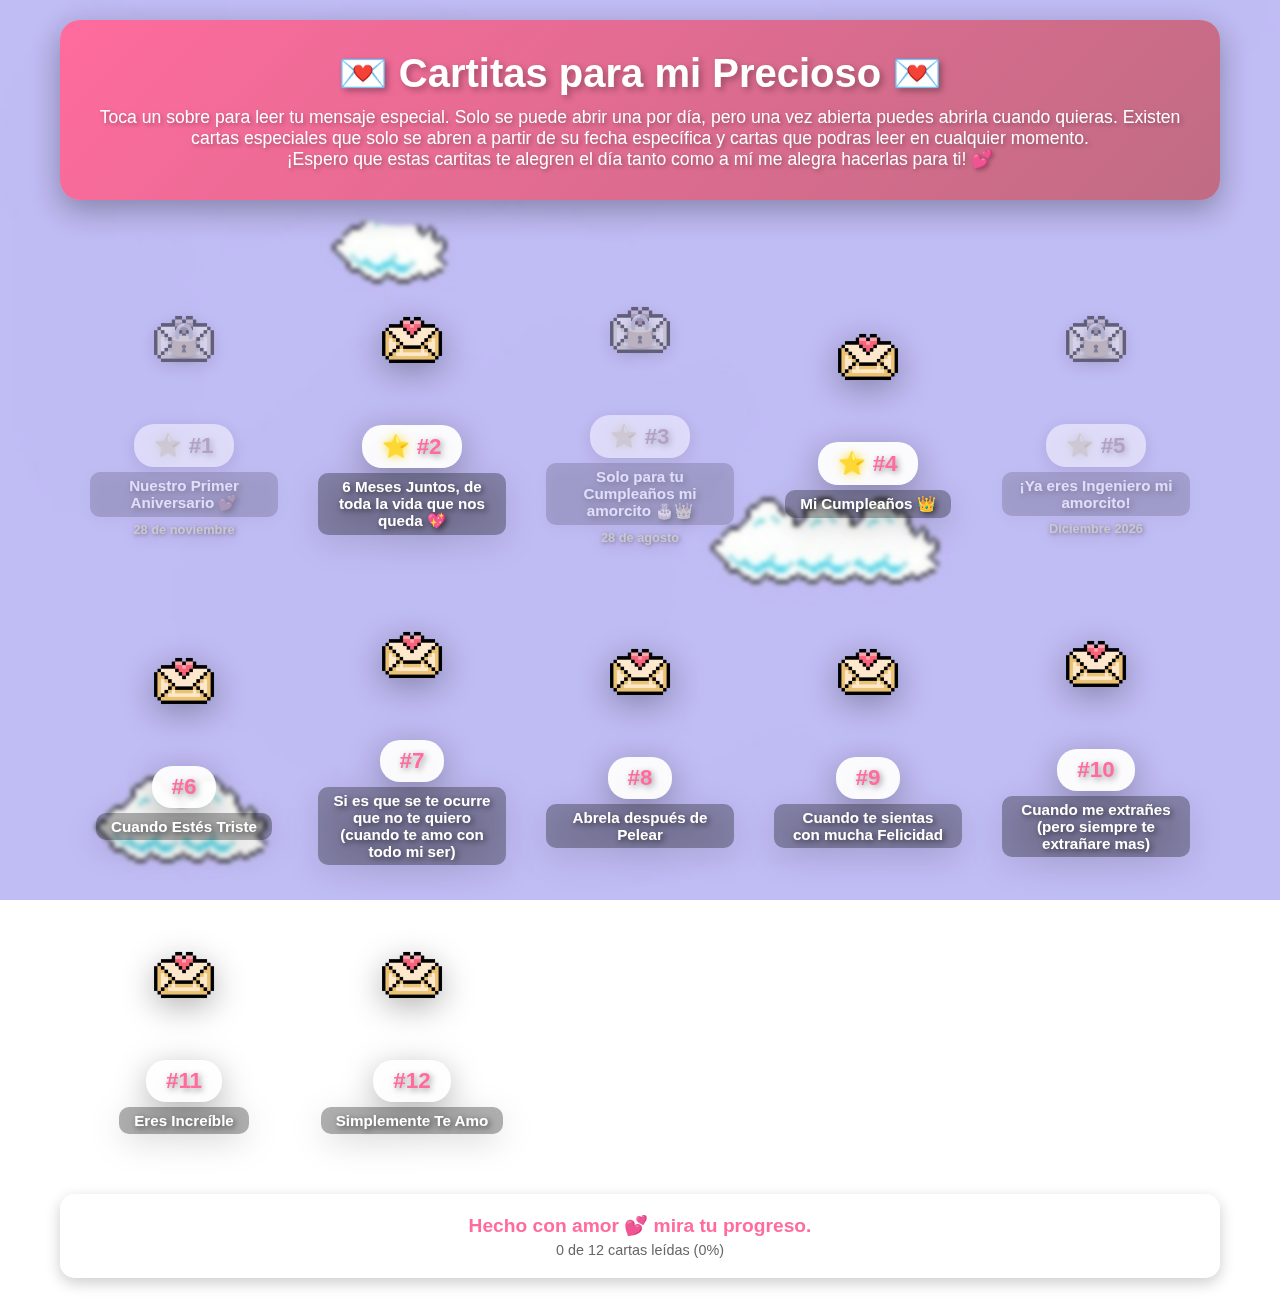
<file: index.html>
<!DOCTYPE html>
<html lang="es">
<head>
    <meta charset="UTF-8">
    <meta name="viewport" content="width=device-width, initial-scale=1.0">
    <meta http-equiv="refresh" content="0;url=html/Pagina_Principal.html">
    <title>Redirigiendo...</title>
</head>
<body>
    <script>
        window.location.href = "html/Pagina_Principal.html";
    </script>
    <p>Redirigiendo a la página principal...</p>
</body>
</html>
</file>
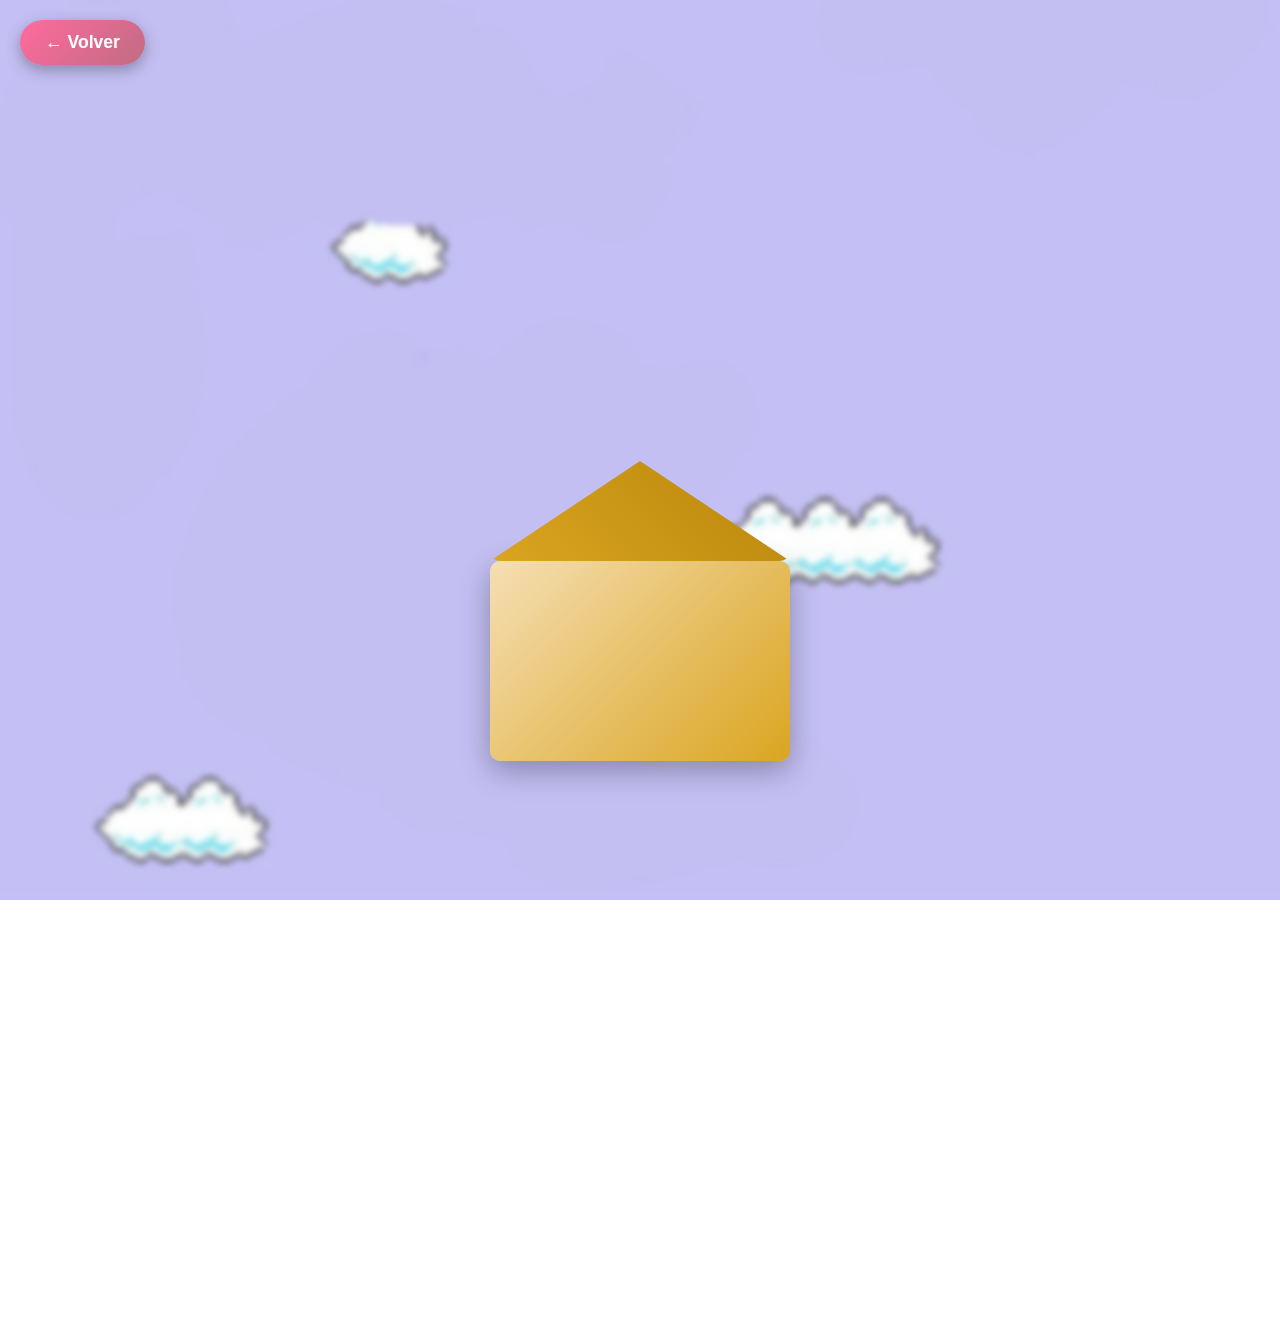
<file: html/Carta.html>
<!DOCTYPE html>
<html lang="es">
<head>
    <meta charset="UTF-8">
    <meta name="viewport" content="width=device-width, initial-scale=1.0, maximum-scale=1.0, user-scalable=no">
    <meta name="apple-mobile-web-app-capable" content="yes">
    <meta name="mobile-web-app-capable" content="yes">
    <meta name="apple-mobile-web-app-status-bar-style" content="black-translucent">
    <meta name="theme-color" content="#ff6b9d">
    <title>Mi Carta para Ti 💕</title>
    <link rel="stylesheet" href="../css/Carta.css">
    <link rel="manifest" href="../manifest.json">
    <link rel="apple-touch-icon" href="../imagenes/icono-carta.png">
</head>
<body>
    <div class="container">
        <button class="btn-volver" onclick="volverInicio()">
            ← Volver
        </button>

        <div class="carta-contenedor">
            <div class="sobre-animacion" id="sobreAnimacion">
                <div class="sobre-tapa"></div>
                <div class="sobre-cuerpo"></div>
                <div class="carta-dentro"></div>
            </div>

            <div class="carta-abierta" id="cartaAbierta">
                <div class="carta-header">
                    <h1 id="cartaTitulo">Carta #1</h1>
                    <p class="fecha" id="cartaFecha"></p>
                </div>

                <div class="carta-contenido">
                    <p class="saludo">Mi amorcito precioso 💕,</p>
                    
                    <div class="mensaje" id="cartaMensaje">
                        <!-- El mensaje se cargará dinámicamente -->
                    </div>

                    <p class="despedida">Con todo mi amor,</p>
                    <p class="firma">La personita que más te ama 💕</p>
                </div>

                <div class="decoracion">
                    <span class="corazon">💖</span>
                    <span class="corazon">💕</span>
                    <span class="corazon">💗</span>
                </div>
            </div>
        </div>
    </div>

    <script src="../js/cartas.js"></script>
    <script>
        // Animación de abrir sobre
        window.addEventListener('DOMContentLoaded', () => {
            const sobre = document.getElementById('sobreAnimacion');
            const carta = document.getElementById('cartaAbierta');
            
            setTimeout(() => {
                sobre.classList.add('abrir');
                setTimeout(() => {
                    sobre.style.display = 'none';
                    carta.classList.add('mostrar');
                }, 1500);
            }, 500);
            
            cargarCarta();
        });

        function volverInicio() {
            window.location.href = 'Pagina_Principal.html';
        }

        function cargarCarta() {
            const urlParams = new URLSearchParams(window.location.search);
            const cartaId = parseInt(urlParams.get('id')) || 1;
            
            if (typeof cartas !== 'undefined' && cartas[cartaId - 1]) {
                const carta = cartas[cartaId - 1];
                
                // Actualizar contenido
                document.getElementById('cartaTitulo').textContent = carta.titulo;
                document.getElementById('cartaFecha').textContent = carta.fecha || '';
                document.getElementById('cartaMensaje').innerHTML = carta.mensaje;
                
                // Cambiar saludo según el tipo de carta
                const saludoElement = document.querySelector('.saludo');
                if (carta.tipo === 'especial') {
                    saludoElement.textContent = 'Mi amor hermoso/a,';
                } else {
                    // Para cartas emocionales, saludo personalizado
                    const saludos = {
                        'triste': 'Mi amor, sé que estás pasando por un mal momento...',
                        'duda': 'Mi amor,',
                        'pelea': 'Mi amor,',
                        'feliz': 'Mi amor hermoso/a,',
                        'extrañar': 'Mi amor,',
                        'motivacion': 'Mi amor increíble,',
                        'amor': 'Mi amor,'
                    };
                    saludoElement.textContent = saludos[carta.emocion] || 'Mi amor,';
                }
                
                // Actualizar despedida según tipo
                const despedidaElement = document.querySelector('.despedida');
                if (carta.tipo === 'especial') {
                    despedidaElement.textContent = 'Con todo mi amor en este día especial,';
                } else {
                    despedidaElement.textContent = 'Con todo mi amor,';
                }
            }
        }
    </script>
</body>
</html>
</file>
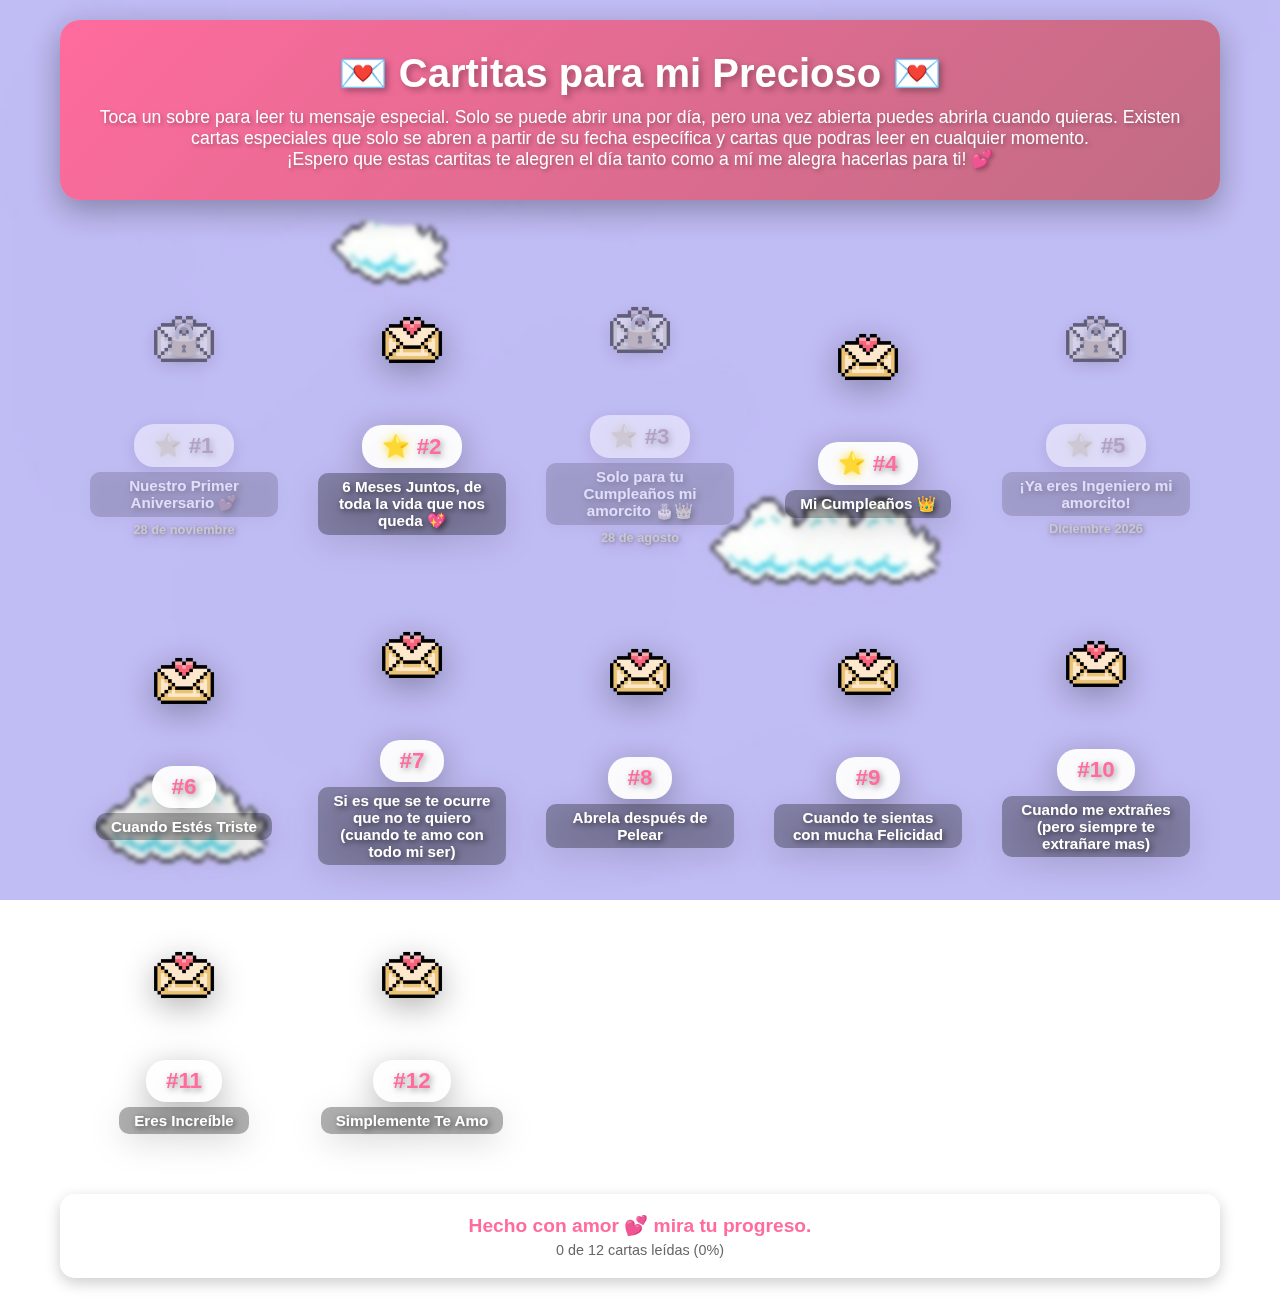
<file: html/Pagina_Principal.html>
<!DOCTYPE html>
<html lang="es">
<head>
    <meta charset="UTF-8">
    <meta name="viewport" content="width=device-width, initial-scale=1.0, maximum-scale=1.0, user-scalable=no">
    <meta name="apple-mobile-web-app-capable" content="yes">
    <meta name="mobile-web-app-capable" content="yes">
    <meta name="apple-mobile-web-app-status-bar-style" content="black-translucent">
    <meta name="theme-color" content="#ff6b9d">
    <title>Cartitas para mi Amorcito Precioso💕</title>
    <link rel="stylesheet" href="../css/Pagina_Principal.css">
    <link rel="manifest" href="../manifest.json">
    <link rel="apple-touch-icon" href="../imagenes/icono-carta.png">
</head>
<body>
    <div class="container">
        <header>
            <h1>💌 Cartitas para mi Precioso 💌</h1>
            <p class="subtitle">Toca un sobre para leer tu mensaje especial. Solo se puede abrir una por día, pero una vez abierta puedes abrirla cuando quieras. Existen cartas especiales que solo se abren a partir de su fecha específica y cartas que podras leer en cualquier momento.</p>
            <p class="subtitle">¡Espero que estas cartitas te alegren el día tanto como a mí me alegra hacerlas para ti! 💕</p>
        </header>

        <main class="cartas-grid" id="cartasGrid">
            <!-- Las cartas se generarán dinámicamente con JavaScript -->
        </main>

        <footer>
            <p>Hecho con amor 💕 mira tu progreso.</p>
            <p class="progreso" id="progresoCartas"></p>
        </footer>
    </div>

    <!-- Modal para mensajes -->
    <div class="modal-overlay" id="modalOverlay" onclick="cerrarModal()">
        <div class="modal-contenido" onclick="event.stopPropagation()">
            <div class="modal-icono">🔒</div>
            <h2 class="modal-titulo">Carta Bloqueada</h2>
            <p class="modal-mensaje" id="modalMensaje"></p>
            <button class="modal-btn" onclick="cerrarModal()">Entendido</button>
        </div>
    </div>

    <script src="../js/cartas.js"></script>
    <script>
        // Actualizar progreso
        function actualizarProgreso() {
            const progresoDiv = document.getElementById('progresoCartas');
            if (progresoDiv && typeof obtenerProgreso === 'function') {
                const progreso = obtenerProgreso();
                progresoDiv.textContent = `${progreso.abiertas} de ${progreso.total} cartas leídas (${progreso.porcentaje}%)`;
            }
        }

        // Mostrar modal en lugar de alert
        function mostrarMensajeBloqueo(razon) {
            const modal = document.getElementById('modalOverlay');
            const mensaje = document.getElementById('modalMensaje');
            mensaje.textContent = razon;
            modal.style.display = 'flex';
        }

        function cerrarModal() {
            const modal = document.getElementById('modalOverlay');
            modal.style.display = 'none';
        }

        // Actualizar progreso al cargar
        window.addEventListener('DOMContentLoaded', actualizarProgreso);

        // Registrar Service Worker para funcionalidad offline
        if ('serviceWorker' in navigator) {
            window.addEventListener('load', () => {
                navigator.serviceWorker.register('../service-worker.js')
                    .then(registration => {
                        console.log('Service Worker registrado:', registration);
                    })
                    .catch(error => {
                        console.log('Error al registrar Service Worker:', error);
                    });
            });
        }
    </script>
</body>
</html>
</file>
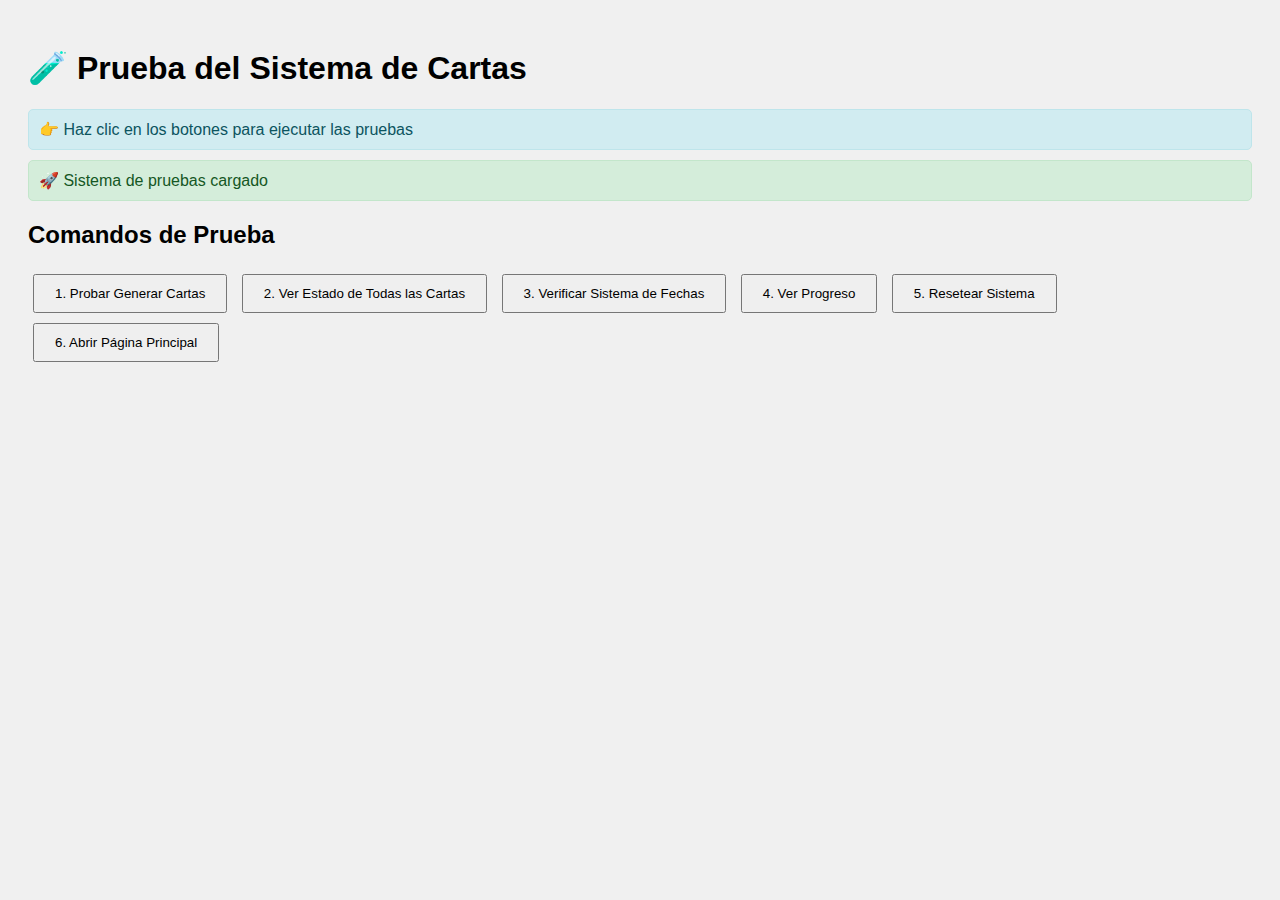
<file: test/test.html>
<!DOCTYPE html>
<html lang="es">
<head>
    <meta charset="UTF-8">
    <meta name="viewport" content="width=device-width, initial-scale=1.0">
    <title>Prueba de Cartas</title>
    <style>
        body { font-family: Arial; padding: 20px; background: #f0f0f0; }
        .test-result { padding: 10px; margin: 10px 0; border-radius: 5px; }
        .success { background: #d4edda; border: 1px solid #c3e6cb; color: #155724; }
        .error { background: #f8d7da; border: 1px solid #f5c6cb; color: #721c24; }
        .info { background: #d1ecf1; border: 1px solid #bee5eb; color: #0c5460; }
        button { padding: 10px 20px; margin: 5px; cursor: pointer; }
    </style>
</head>
<body>
    <h1>🧪 Prueba del Sistema de Cartas</h1>
    
    <div id="resultados"></div>
    
    <h2>Comandos de Prueba</h2>
    <button onclick="probarGenerarCartas()">1. Probar Generar Cartas</button>
    <button onclick="probarEstadoCartas()">2. Ver Estado de Todas las Cartas</button>
    <button onclick="probarFechas()">3. Verificar Sistema de Fechas</button>
    <button onclick="testCartas.verProgreso()">4. Ver Progreso</button>
    <button onclick="testCartas.resetear(); location.reload()">5. Resetear Sistema</button>
    <button onclick="abrirPaginaPrincipal()">6. Abrir Página Principal</button>
    
    <script src="../js/cartas.js"></script>
    <script>
        const resultadosDiv = document.getElementById('resultados');
        
        function log(mensaje, tipo = 'info') {
            const div = document.createElement('div');
            div.className = `test-result ${tipo}`;
            div.innerHTML = mensaje;
            resultadosDiv.insertBefore(div, resultadosDiv.firstChild);
        }
        
        function probarGenerarCartas() {
            log('🔄 Probando generación de cartas...', 'info');
            
            if (typeof cartas === 'undefined') {
                log('❌ ERROR: Variable "cartas" no está definida', 'error');
                return;
            }
            
            log(`✅ Array de cartas cargado: ${cartas.length} cartas`, 'success');
            
            cartas.forEach(carta => {
                log(`Carta #${carta.id}: ${carta.titulo} (${carta.tipo})`, 'info');
            });
        }
        
        function probarEstadoCartas() {
            log('🔄 Verificando estado de todas las cartas...', 'info');
            
            cartas.forEach(carta => {
                const estado = obtenerEstadoCarta(carta);
                const icono = estado.estado === 'bloqueada' ? '🔒' : 
                             estado.estado === 'abierta' ? '✅' : '🔓';
                log(`${icono} Carta #${carta.id} (${carta.titulo}): ${estado.estado} - ${estado.razon}`, 
                    estado.estado === 'bloqueada' ? 'error' : 'success');
            });
        }
        
        function probarFechas() {
            log('🔄 Verificando sistema de fechas...', 'info');
            
            const fechaActual = obtenerFechaActual();
            log(`📅 Fecha actual: ${fechaActual.dia}/${fechaActual.mes}/${fechaActual.año}`, 'info');
            
            const cartasEspeciales = cartas.filter(c => c.tipo === 'especial');
            cartasEspeciales.forEach(carta => {
                const desbloqueada = estaDesbloqueadaPorFecha(carta);
                const icono = desbloqueada ? '✅' : '🔒';
                log(`${icono} ${carta.titulo} (${carta.fecha}): ${desbloqueada ? 'Desbloqueada' : 'Bloqueada'}`, 
                    desbloqueada ? 'success' : 'error');
            });
        }
        
        function abrirPaginaPrincipal() {
            window.location.href = '../html/Pagina_Principal.html';
        }
        
        // Ejecutar prueba inicial
        window.addEventListener('DOMContentLoaded', () => {
            log('🚀 Sistema de pruebas cargado', 'success');
            log('👉 Haz clic en los botones para ejecutar las pruebas', 'info');
        });
    </script>
</body>
</html>
</file>
<file: css/Carta.css>
* {
    margin: 0;
    padding: 0;
    box-sizing: border-box;
}

body {
    font-family: 'Comic Sans MS', 'Arial', sans-serif;
    min-height: 100vh;
    background-image: url('../imagenes/fondo-mario.jpg');
    background-size: cover;
    background-position: center;
    background-attachment: fixed;
    overflow-x: hidden;
    display: flex;
    align-items: center;
    justify-content: center;
    padding: 20px;
}

/* Overlay para mejorar legibilidad */
body::before {
    content: '';
    position: fixed;
    top: 0;
    left: 0;
    width: 100%;
    height: 100%;
    background: rgba(255, 255, 255, 0.2);
    backdrop-filter: blur(3px);
    z-index: -1;
}

.container {
    width: 100%;
    max-width: 800px;
    position: relative;
}

/* Botón volver */
.btn-volver {
    position: fixed;
    top: 20px;
    left: 20px;
    background: linear-gradient(135deg, #ff6b9d 0%, #c06c84 100%);
    color: white;
    border: none;
    padding: 12px 25px;
    border-radius: 30px;
    font-size: 1.1em;
    font-weight: bold;
    cursor: pointer;
    box-shadow: 0 5px 15px rgba(0, 0, 0, 0.3);
    transition: all 0.3s ease;
    z-index: 1000;
}

.btn-volver:hover {
    transform: translateY(-3px);
    box-shadow: 0 8px 20px rgba(0, 0, 0, 0.4);
}

.btn-volver:active {
    transform: translateY(-1px);
}

/* Contenedor de carta */
.carta-contenedor {
    position: relative;
    min-height: 500px;
    display: flex;
    align-items: center;
    justify-content: center;
}

/* Sobre animación */
.sobre-animacion {
    position: absolute;
    width: 300px;
    height: 200px;
    perspective: 1000px;
    transition: all 1.5s ease;
}

.sobre-cuerpo {
    position: absolute;
    width: 100%;
    height: 100%;
    background: linear-gradient(135deg, #f5deb3 0%, #daa520 100%);
    border-radius: 10px;
    box-shadow: 0 10px 30px rgba(0, 0, 0, 0.3);
}

.sobre-tapa {
    position: absolute;
    width: 100%;
    height: 50%;
    background: linear-gradient(135deg, #daa520 0%, #b8860b 100%);
    border-radius: 10px 10px 0 0;
    transform-origin: top center;
    z-index: 2;
    transition: transform 1.5s ease;
    clip-path: polygon(0 0, 100% 0, 50% 100%);
}

.carta-dentro {
    position: absolute;
    width: 85%;
    height: 120%;
    top: 10%;
    left: 7.5%;
    background: white;
    border-radius: 8px;
    box-shadow: 0 5px 15px rgba(0, 0, 0, 0.2);
    transition: all 1.5s ease;
}

.sobre-animacion.abrir .sobre-tapa {
    transform: rotateX(-180deg);
}

.sobre-animacion.abrir .carta-dentro {
    transform: translateY(-150px);
    opacity: 0;
}

/* Carta abierta */
.carta-abierta {
    opacity: 0;
    transform: scale(0.8);
    transition: all 0.8s ease;
    background: white;
    border-radius: 20px;
    box-shadow: 0 20px 60px rgba(0, 0, 0, 0.3);
    padding: 40px;
    max-width: 700px;
    width: 100%;
}

.carta-abierta.mostrar {
    opacity: 1;
    transform: scale(1);
}

/* Header de carta */
.carta-header {
    text-align: center;
    padding-bottom: 20px;
    border-bottom: 3px solid #ff6b9d;
    margin-bottom: 30px;
}

.carta-header h1 {
    color: #ff6b9d;
    font-size: 2.5em;
    margin-bottom: 10px;
    text-shadow: 2px 2px 4px rgba(0, 0, 0, 0.1);
}

.fecha {
    color: #888;
    font-style: italic;
    font-size: 1em;
}

/* Contenido de carta */
.carta-contenido {
    line-height: 1.8;
    color: #333;
    font-size: 1.1em;
}

.saludo {
    font-size: 1.3em;
    color: #ff6b9d;
    font-weight: bold;
    margin-bottom: 20px;
}

.mensaje {
    margin: 25px 0;
    text-align: justify;
}

.mensaje p {
    margin-bottom: 15px;
}

.despedida {
    margin-top: 30px;
    font-style: italic;
    color: #666;
}

.firma {
    text-align: right;
    font-size: 1.3em;
    color: #ff6b9d;
    font-weight: bold;
    margin-top: 10px;
}

/* Decoración */
.decoracion {
    text-align: center;
    margin-top: 30px;
    padding-top: 20px;
    border-top: 2px solid #ffc0cb;
}

.corazon {
    font-size: 2em;
    margin: 0 10px;
    display: inline-block;
    animation: latido 1.5s ease-in-out infinite;
}

.corazon:nth-child(2) {
    animation-delay: 0.2s;
}

.corazon:nth-child(3) {
    animation-delay: 0.4s;
}

/* Animaciones */
@keyframes latido {
    0%, 100% {
        transform: scale(1);
    }
    50% {
        transform: scale(1.2);
    }
}

/* Responsive para móviles */
@media (max-width: 768px) {
    body {
        padding: 10px;
    }

    .btn-volver {
        top: 10px;
        left: 10px;
        padding: 10px 20px;
        font-size: 1em;
    }

    .sobre-animacion {
        width: 250px;
        height: 170px;
    }

    .carta-abierta {
        padding: 30px 25px;
    }

    .carta-header h1 {
        font-size: 2em;
    }

    .carta-contenido {
        font-size: 1em;
    }

    .saludo {
        font-size: 1.2em;
    }
}

@media (max-width: 480px) {
    .carta-abierta {
        padding: 25px 20px;
    }

    .carta-header h1 {
        font-size: 1.7em;
    }

    .fecha {
        font-size: 0.9em;
    }

    .carta-contenido {
        font-size: 0.95em;
    }

    .sobre-animacion {
        width: 200px;
        height: 140px;
    }

    .corazon {
        font-size: 1.5em;
        margin: 0 5px;
    }
}
</file>
<file: css/Pagina_Principal.css>
* {
    margin: 0;
    padding: 0;
    box-sizing: border-box;
}

body {
    font-family: 'Comic Sans MS', 'Arial', sans-serif;
    min-height: 100vh;
    background-image: url('../imagenes/fondo-mario.jpg');
    background-size: cover;
    background-position: center;
    background-attachment: fixed;
    overflow-x: hidden;
}

/* Overlay para mejorar legibilidad */
body::before {
    content: '';
    position: fixed;
    top: 0;
    left: 0;
    width: 100%;
    height: 100%;
    background: rgba(255, 255, 255, 0.15);
    backdrop-filter: blur(2px);
    z-index: -1;
}

.container {
    max-width: 1200px;
    margin: 0 auto;
    padding: 20px;
    min-height: 100vh;
    display: flex;
    flex-direction: column;
}

/* Header */
header {
    text-align: center;
    padding: 30px 20px;
    background: linear-gradient(135deg, #ff6b9d 0%, #c06c84 100%);
    border-radius: 20px;
    box-shadow: 0 10px 30px rgba(0, 0, 0, 0.3);
    margin-bottom: 30px;
    animation: fadeInDown 0.8s ease;
}

header h1 {
    color: white;
    font-size: 2.5em;
    text-shadow: 3px 3px 6px rgba(0, 0, 0, 0.3);
    margin-bottom: 10px;
}

.subtitle {
    color: #fff;
    font-size: 1.1em;
    font-weight: 500;
    text-shadow: 2px 2px 4px rgba(0, 0, 0, 0.3);
}

/* Cronómetro */
.cronometro-container {
    display: block !important;
    visibility: visible !important;
    opacity: 1 !important;
    margin-top: 20px;
    padding: 20px;
    background: rgba(255, 255, 255, 0.95);
    border-radius: 15px;
    box-shadow: 0 5px 20px rgba(0, 0, 0, 0.2);
    animation: slideDown 0.5s ease;
}

.cronometro-titulo {
    color: #ff6b9d;
    font-size: 1.2em;
    font-weight: bold;
    margin-bottom: 15px;
    text-shadow: 1px 1px 3px rgba(0, 0, 0, 0.1);
}

.cronometro {
    display: flex;
    justify-content: center;
    align-items: center;
    gap: 10px;
}

.tiempo-bloque {
    display: flex;
    flex-direction: column;
    align-items: center;
    background: linear-gradient(135deg, #ff6b9d 0%, #c06c84 100%);
    padding: 15px 20px;
    border-radius: 12px;
    min-width: 80px;
    box-shadow: 0 4px 10px rgba(255, 107, 157, 0.3);
    animation: pulse 2s ease-in-out infinite;
}

.tiempo-numero {
    color: white;
    font-size: 2em;
    font-weight: bold;
    line-height: 1;
    text-shadow: 2px 2px 4px rgba(0, 0, 0, 0.2);
}

.tiempo-label {
    color: rgba(255, 255, 255, 0.9);
    font-size: 0.7em;
    margin-top: 5px;
    text-transform: uppercase;
    letter-spacing: 1px;
    text-shadow: 1px 1px 2px rgba(0, 0, 0, 0.2);
}

.tiempo-separador {
    color: #ff6b9d;
    font-size: 2em;
    font-weight: bold;
    padding: 0 5px;
}

@keyframes slideDown {
    from {
        opacity: 0;
        transform: translateY(-20px);
    }
    to {
        opacity: 1;
        transform: translateY(0);
    }
}

@keyframes pulse {
    0%, 100% {
        transform: scale(1);
    }
    50% {
        transform: scale(1.02);
    }
}

/* Grid de cartas */
main {
    flex: 1;
    display: grid;
    grid-template-columns: repeat(auto-fit, minmax(180px, 1fr));
    gap: 40px;
    padding: 30px;
    animation: fadeIn 1s ease;
}

/* Tarjeta de carta */
.carta-item {
    cursor: pointer;
    transition: all 0.4s ease;
    display: flex;
    flex-direction: column;
    align-items: center;
    justify-content: center;
    min-height: 200px;
    position: relative;
    filter: drop-shadow(0 8px 16px rgba(0, 0, 0, 0.3));
}

.carta-item:hover:not(.bloqueada) {
    transform: translateY(-15px) scale(1.1);
    filter: drop-shadow(0 15px 30px rgba(255, 107, 157, 0.4));
}

.carta-item:active:not(.bloqueada) {
    transform: translateY(-10px) scale(1.05);
}

/* Estados de carta */
.carta-item.bloqueada {
    opacity: 0.5;
    cursor: not-allowed;
    filter: grayscale(80%) drop-shadow(0 4px 8px rgba(0, 0, 0, 0.2));
}

.carta-item.abierta {
    opacity: 0.7;
}

.carta-item.abierta .carta-icono {
    animation: none;
}

/* Icono de sobre */
.carta-icono {
    width: 140px;
    height: 140px;
    background-image: url('../imagenes/icono_carta.png');
    background-size: contain;
    background-repeat: no-repeat;
    background-position: center;
    margin-bottom: 15px;
    animation: float 3s ease-in-out infinite;
    position: relative;
}

/* Indicador de bloqueo */
.carta-item.bloqueada .carta-icono::after {
    content: '🔒';
    position: absolute;
    top: 50%;
    left: 50%;
    transform: translate(-50%, -50%);
    font-size: 2em;
    text-shadow: 0 2px 8px rgba(0, 0, 0, 0.5);
}

/* Indicador de carta abierta */
.carta-item.abierta .carta-icono::after {
    content: '✓';
    position: absolute;
    top: -10px;
    right: -10px;
    background: #4caf50;
    color: white;
    width: 40px;
    height: 40px;
    border-radius: 50%;
    display: flex;
    align-items: center;
    justify-content: center;
    font-size: 1.5em;
    font-weight: bold;
    box-shadow: 0 2px 8px rgba(0, 0, 0, 0.3);
}

/* Indicador de carta especial */
.carta-item.especial .carta-numero::before {
    content: '⭐ ';
    color: #ffd700;
    text-shadow: 0 0 10px rgba(255, 215, 0, 0.8);
}

.carta-numero {
    font-size: 1.4em;
    font-weight: bold;
    color: #ff6b9d;
    text-shadow: 2px 2px 6px rgba(0, 0, 0, 0.4);
    background: rgba(255, 255, 255, 0.95);
    padding: 8px 20px;
    border-radius: 20px;
    margin-bottom: 5px;
}

.carta-titulo {
    font-size: 0.95em;
    color: #fff;
    text-align: center;
    font-weight: 600;
    text-shadow: 2px 2px 6px rgba(0, 0, 0, 0.6);
    background: rgba(0, 0, 0, 0.3);
    padding: 5px 15px;
    border-radius: 10px;
    backdrop-filter: blur(5px);
}

.carta-fecha-desbloqueo {
    font-size: 0.8em;
    color: #ffd700;
    text-align: center;
    margin-top: 5px;
    font-weight: bold;
    text-shadow: 1px 1px 4px rgba(0, 0, 0, 0.8);
}

/* Footer */
footer {
    text-align: center;
    padding: 20px;
    margin-top: 30px;
    background: rgba(255, 255, 255, 0.9);
    border-radius: 15px;
    box-shadow: 0 5px 15px rgba(0, 0, 0, 0.2);
}

footer p {
    color: #ff6b9d;
    font-size: 1.2em;
    font-weight: bold;
}

.progreso {
    font-size: 0.9em !important;
    color: #666 !important;
    margin-top: 5px;
    font-weight: normal !important;
}

/* Modal */
.modal-overlay {
    display: none;
    position: fixed;
    top: 0;
    left: 0;
    width: 100%;
    height: 100%;
    background: rgba(0, 0, 0, 0.7);
    backdrop-filter: blur(5px);
    z-index: 2000;
    align-items: center;
    justify-content: center;
    animation: fadeIn 0.3s ease;
}

.modal-contenido {
    background: white;
    border-radius: 25px;
    padding: 40px 30px;
    max-width: 400px;
    width: 90%;
    box-shadow: 0 20px 60px rgba(0, 0, 0, 0.4);
    text-align: center;
    animation: slideUp 0.3s ease;
}

.modal-icono {
    font-size: 4em;
    margin-bottom: 15px;
}

.modal-titulo {
    color: #ff6b9d;
    font-size: 1.8em;
    margin-bottom: 15px;
}

.modal-mensaje {
    color: #666;
    font-size: 1.1em;
    line-height: 1.6;
    margin-bottom: 25px;
}

.modal-btn {
    background: linear-gradient(135deg, #ff6b9d 0%, #c06c84 100%);
    color: white;
    border: none;
    padding: 12px 40px;
    border-radius: 25px;
    font-size: 1.1em;
    font-weight: bold;
    cursor: pointer;
    transition: all 0.3s ease;
    box-shadow: 0 4px 15px rgba(255, 107, 157, 0.4);
}

.modal-btn:hover {
    transform: translateY(-2px);
    box-shadow: 0 6px 20px rgba(255, 107, 157, 0.6);
}

.modal-btn:active {
    transform: translateY(0);
}

@keyframes slideUp {
    from {
        opacity: 0;
        transform: translateY(30px) scale(0.95);
    }
    to {
        opacity: 1;
        transform: translateY(0) scale(1);
    }
}

/* Animaciones */
@keyframes fadeIn {
    from {
        opacity: 0;
        transform: translateY(20px);
    }
    to {
        opacity: 1;
        transform: translateY(0);
    }
}

@keyframes fadeInDown {
    from {
        opacity: 0;
        transform: translateY(-30px);
    }
    to {
        opacity: 1;
        transform: translateY(0);
    }
}

@keyframes float {
    0%, 100% {
        transform: translateY(0px);
    }
    50% {
        transform: translateY(-10px);
    }
}

/* Responsive para móviles */
@media (max-width: 768px) {
    header h1 {
        font-size: 2em;
    }

    .subtitle {
        font-size: 1em;
    }

    .cronometro-container {
        padding: 15px;
        margin-top: 15px;
    }

    .cronometro-titulo {
        font-size: 1em;
        margin-bottom: 10px;
    }

    .tiempo-bloque {
        padding: 10px 15px;
        min-width: 70px;
    }

    .tiempo-numero {
        font-size: 1.6em;
    }

    .tiempo-label {
        font-size: 0.6em;
    }

    .tiempo-separador {
        font-size: 1.6em;
    }

    main {
        grid-template-columns: repeat(2, 1fr);
        gap: 25px;
        padding: 20px;
    }

    .carta-item {
        min-height: 180px;
    }

    .carta-icono {
        width: 110px;
        height: 110px;
    }

    .carta-numero {
        font-size: 1.2em;
    }

    .carta-titulo {
        font-size: 0.85em;
    }
}

@media (max-width: 480px) {
    .container {
        padding: 10px;
    }

    header {
        padding: 20px 15px;
    }

    header h1 {
        font-size: 1.6em;
    }

    .cronometro-container {
        padding: 12px;
        margin-top: 12px;
    }

    .cronometro-titulo {
        font-size: 0.9em;
        margin-bottom: 8px;
    }

    .cronometro {
        gap: 5px;
    }

    .tiempo-bloque {
        padding: 8px 10px;
        min-width: 60px;
    }

    .tiempo-numero {
        font-size: 1.3em;
    }

    .tiempo-label {
        font-size: 0.55em;
    }

    .tiempo-separador {
        font-size: 1.3em;
        padding: 0 2px;
    }

    main {
        grid-template-columns: repeat(2, 1fr);
        gap: 20px;
        padding: 15px;
    }

    .carta-item {
        min-height: 160px;
    }

    .carta-icono {
        width: 90px;
        height: 90px;
    }

    .carta-numero {
        font-size: 1.1em;
        padding: 6px 15px;
    }

    .carta-titulo {
        font-size: 0.8em;
        padding: 4px 10px;
    }

    .carta-item.bloqueada .carta-icono::after {
        font-size: 1.5em;
    }
}
</file>
